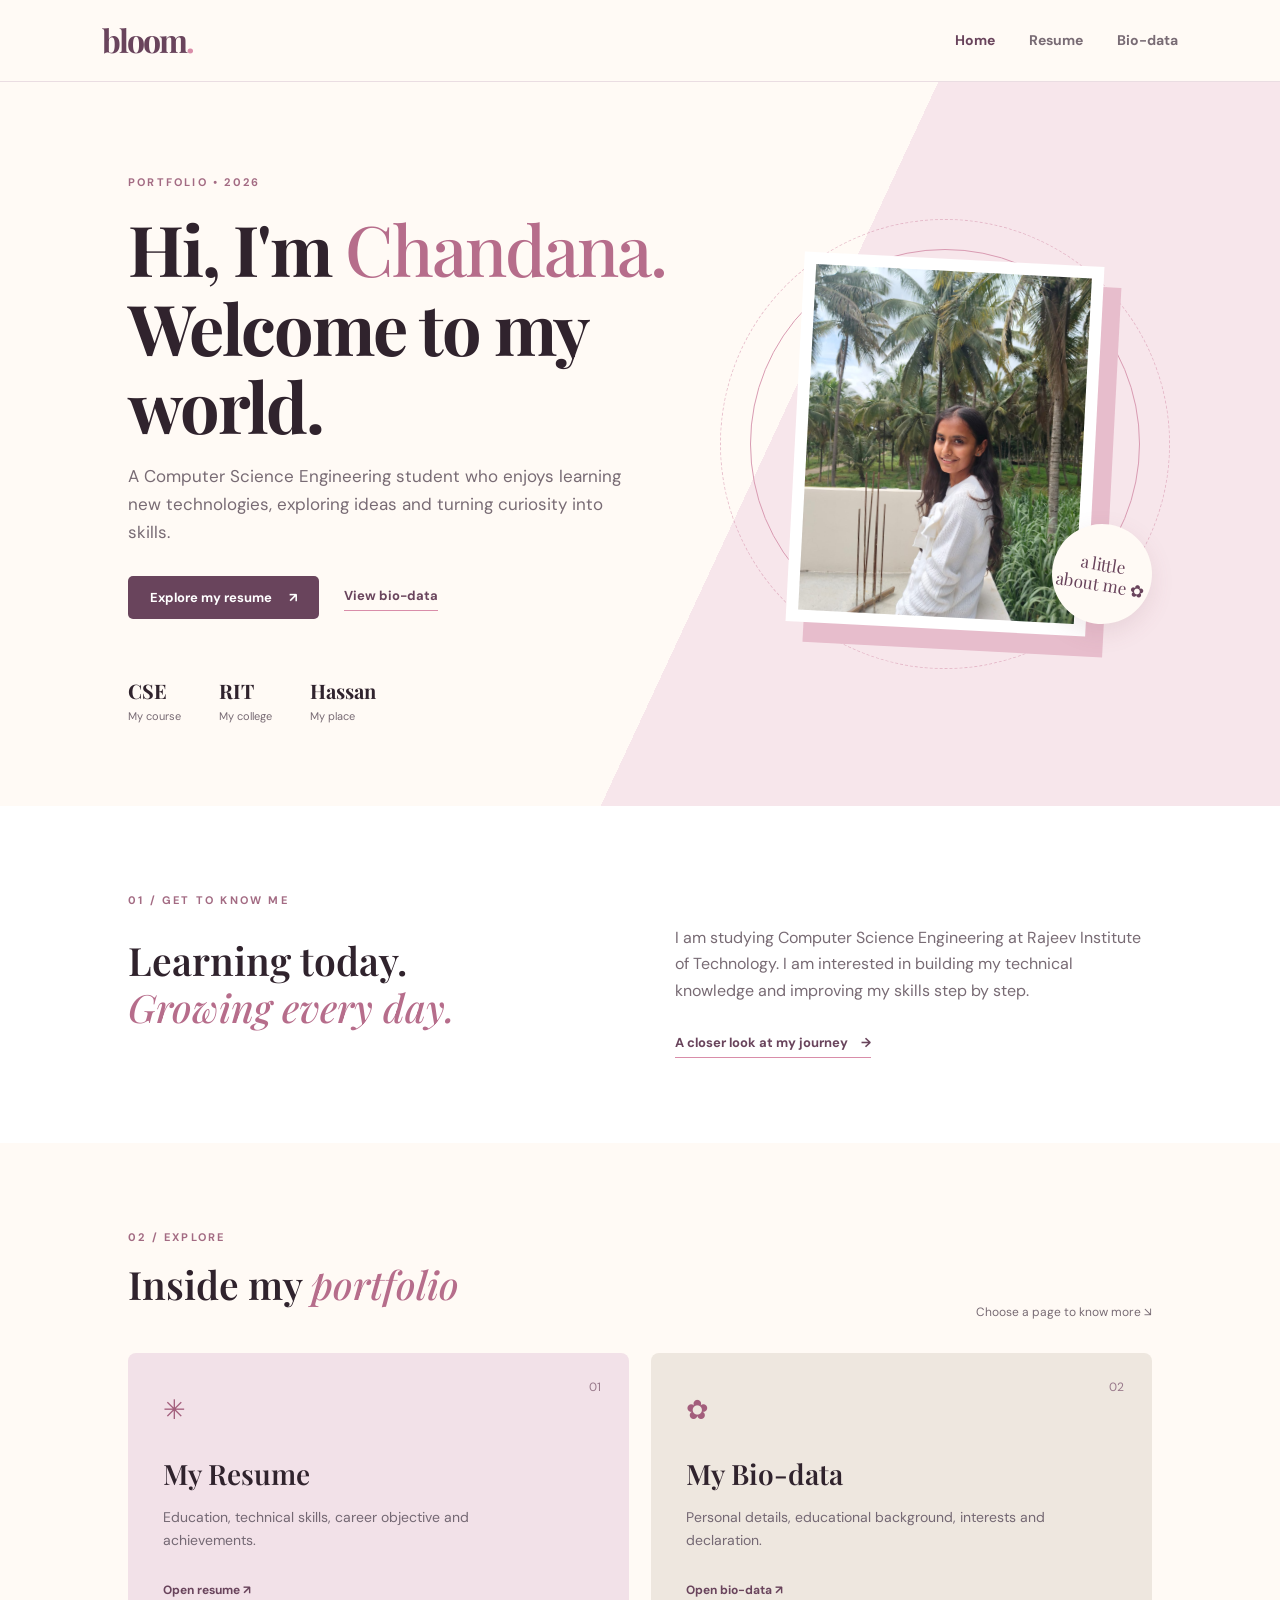
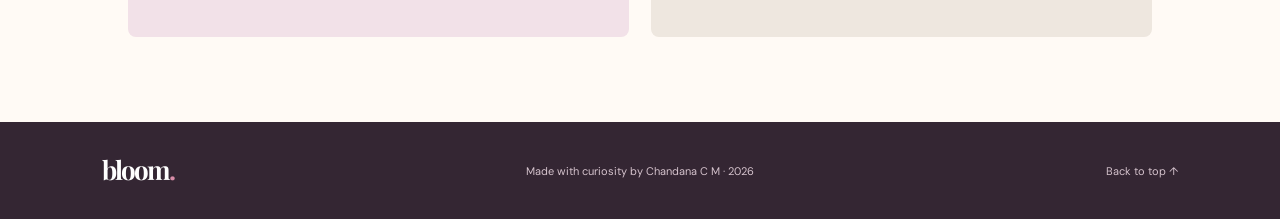
<file: index.html>
<!DOCTYPE html>
<html lang="en">
<head>
<meta charset="UTF-8">
<meta name="viewport" content="width=device-width, initial-scale=1.0">
<title>Bloomfolio | Chandana C M</title>
<link rel="stylesheet" href="style.css">
<script src="https://code.jquery.com/jquery-3.7.1.min.js"></script>
<script src="script.js" defer></script>
</head>
<body>

<header class="site-header">
<a class="brand" href="index.html">bloom<span>.</span></a>
<nav>
<a class="active" href="index.html">Home</a>
<a href="resume.html">Resume</a>
<a href="biodata.html">Bio-data</a>
</nav>
</header>

<main>

<section class="hero">
<div class="hero-copy">
<p class="eyebrow">PORTFOLIO • 2026</p>
<h1>Hi, I'm <span>Chandana.</span><br>Welcome to my world.</h1>

<p class="hero-text">
A Computer Science Engineering student who enjoys learning new technologies, exploring ideas and turning curiosity into skills.
</p>

<div class="hero-actions">
<a class="button button-dark" href="resume.html">Explore my resume <span>↗</span></a>
<a class="text-link" href="biodata.html">View bio-data</a>
</div>

<div class="quick-facts">
<div><strong>CSE</strong><small>My course</small></div>
<div><strong>RIT</strong><small>My college</small></div>
<div><strong>Hassan</strong><small>My place</small></div>
</div>
</div>

<div class="hero-visual">
<div class="photo-frame">
<img src="photo.jpeg" alt="Chandana's profile photo" onerror="this.style.display='none'; this.nextElementSibling.style.display='flex';">
<div class="photo-placeholder">
<span>YOUR PHOTO</span>
<small>Save your picture as<br><b>photo.jpg</b></small>
</div>
</div>
<div class="photo-sticker">a little<br>about me ✿</div>
<div class="orbit orbit-one"></div>
<div class="orbit orbit-two"></div>
</div>
</section>

<section class="intro-section">
<div class="section-label">01 / GET TO KNOW ME</div>
<div class="intro-grid">
<h2>Learning today.<br><em>Growing every day.</em></h2>
<div>
<p>I am studying Computer Science Engineering at Rajeev Institute of Technology. I am interested in building my technical knowledge and improving my skills step by step.</p>
<a class="arrow-link" href="resume.html">A closer look at my journey <span>→</span></a>
</div>
</div>
</section>

<section class="cards-section">
<div class="section-heading">
<div>
<div class="section-label">02 / EXPLORE</div>
<h2>Inside my <em>portfolio</em></h2>
</div>
<span class="tiny-note">Choose a page to know more ↘</span>
</div>

<div class="feature-grid">

<a class="feature-card resume-card" href="resume.html">
<span class="card-number">01</span>
<span class="card-icon">✳</span>
<h3>My Resume</h3>
<p>Education, technical skills, career objective and achievements.</p>
<span class="card-link">Open resume ↗</span>
</a>

<a class="feature-card bio-card" href="biodata.html">
<span class="card-number">02</span>
<span class="card-icon">✿</span>
<h3>My Bio-data</h3>
<p>Personal details, educational background, interests and declaration.</p>
<span class="card-link">Open bio-data ↗</span>
</a>

</div>
</section>
</main>

<footer>
<a class="brand footer-brand" href="index.html">bloom<span>.</span></a>
<p>Made with curiosity by Chandana C M · 2026</p>
<a href="#top">Back to top ↑</a>
</footer>

</body>
</html>
</file>
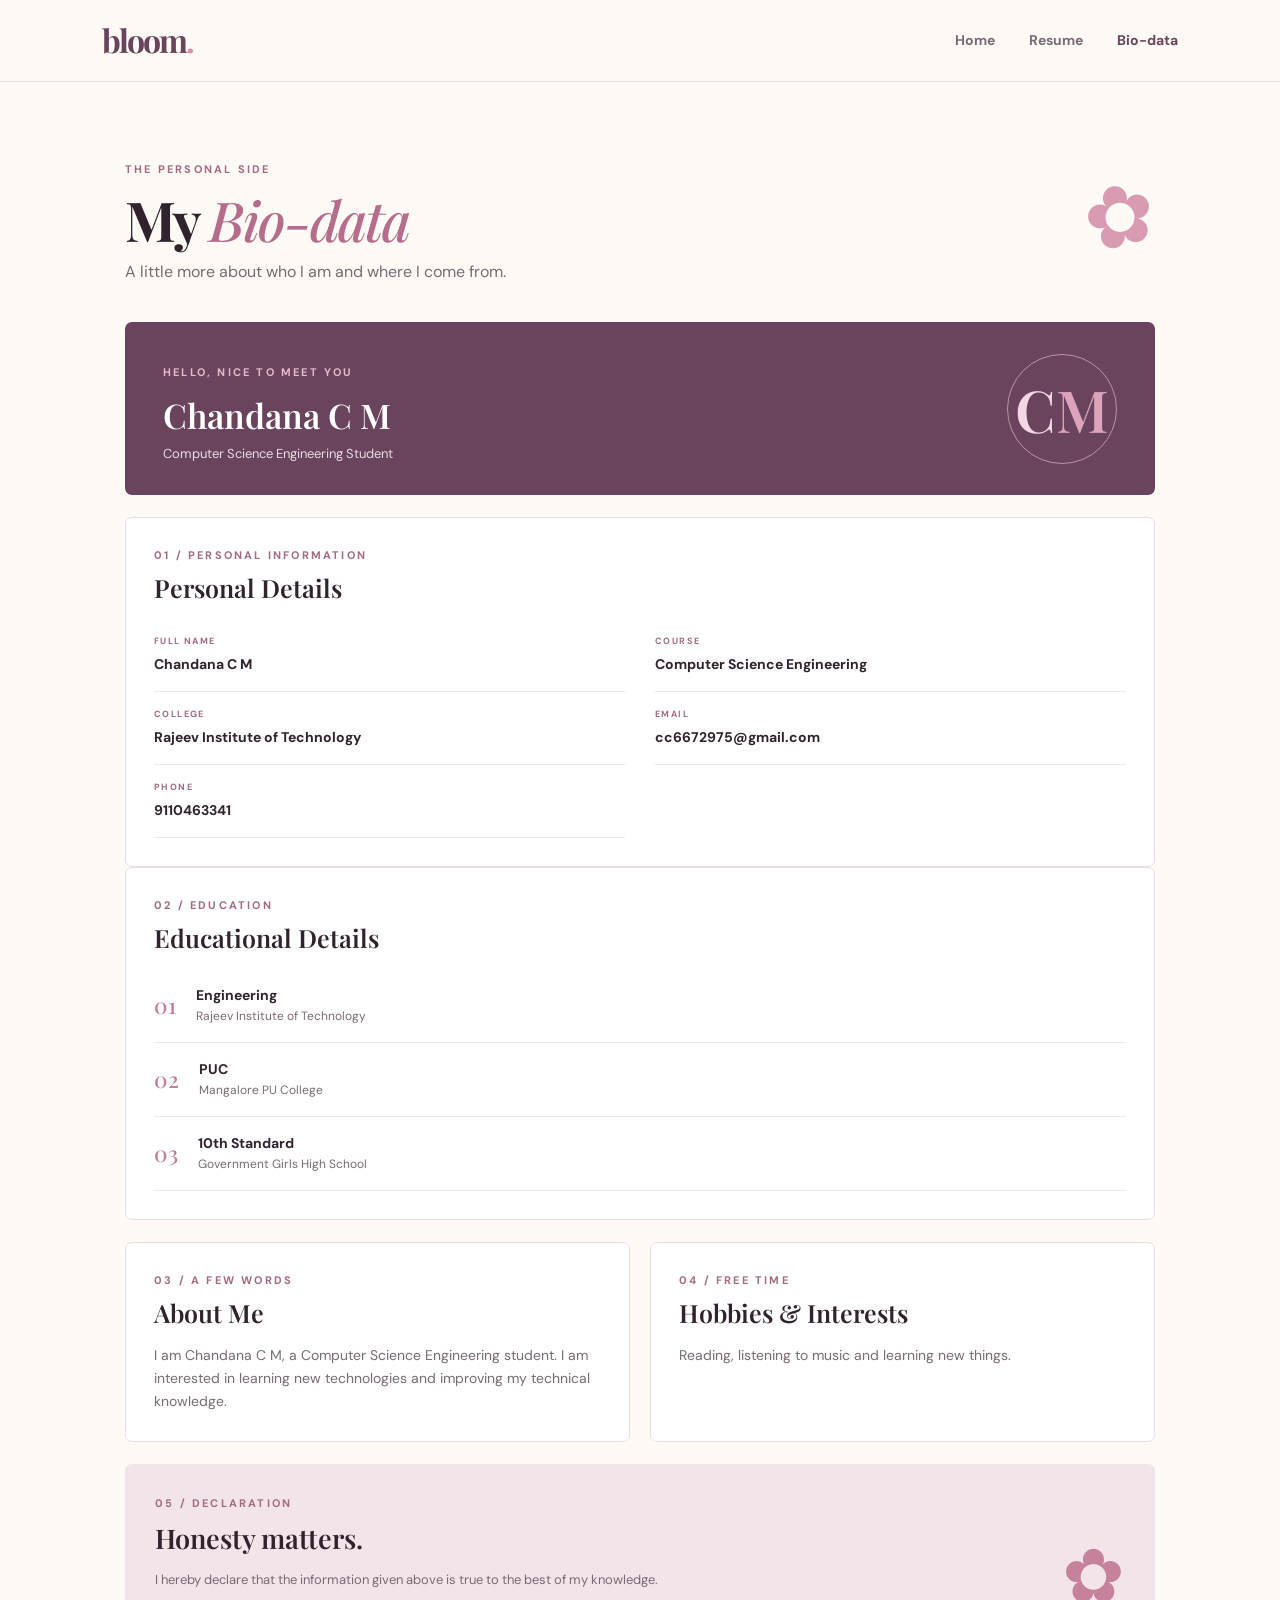
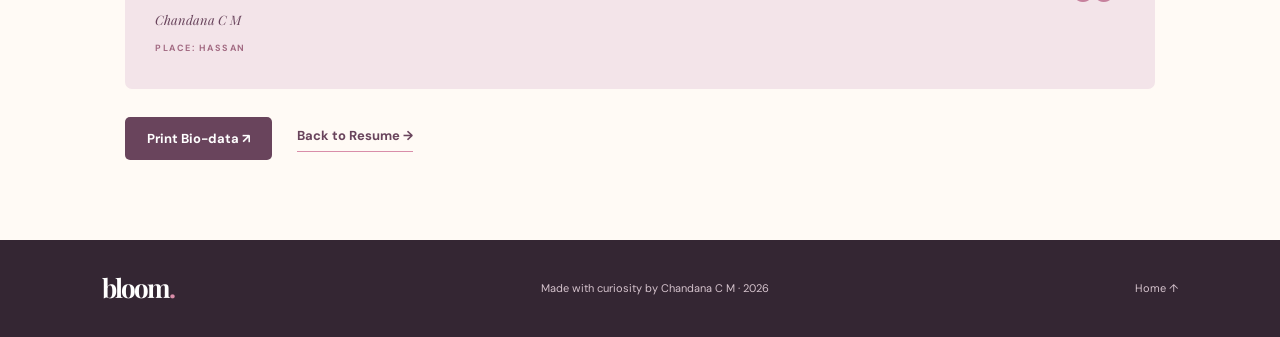
<file: biodata.html>
<!DOCTYPE html>
<html lang="en">
<head>
<meta charset="UTF-8">
<meta name="viewport" content="width=device-width, initial-scale=1.0">
<title>Bio-data | Chandana C M</title>
<link rel="stylesheet" href="style.css">
<script src="https://code.jquery.com/jquery-3.7.1.min.js"></script>
<script src="script.js" defer></script>
</head>
<body>

<header class="site-header">
<a class="brand" href="index.html">bloom<span>.</span></a>
<nav>
<a href="index.html">Home</a>
<a href="resume.html">Resume</a>
<a class="active" href="biodata.html">Bio-data</a>
</nav>
</header>

<main class="inner-page">

<div class="page-top">
<div>
<p class="eyebrow">THE PERSONAL SIDE</p>
<h1>My <em>Bio-data</em></h1>
<p class="page-lead">A little more about who I am and where I come from.</p>
</div>
<div class="mini-flower">✿</div>
</div>

<section class="bio-banner">
<div>
<p class="eyebrow">HELLO, NICE TO MEET YOU</p>
<h2>Chandana C M</h2>
<p>Computer Science Engineering Student</p>
</div>
<div class="bio-mark">C<span>M</span></div>
</section>

<section class="content-card">
<div class="section-label">01 / PERSONAL INFORMATION</div>
<h2>Personal Details</h2>

<div class="details-grid">

<div class="detail">
<small>FULL NAME</small>
<strong>Chandana C M</strong>
</div>

<div class="detail">
<small>COURSE</small>
<strong>Computer Science Engineering</strong>
</div>

<div class="detail">
<small>COLLEGE</small>
<strong>Rajeev Institute of Technology</strong>
</div>

<div class="detail">
<small>EMAIL</small>
<strong>cc6672975@gmail.com</strong>
</div>

<div class="detail">
<small>PHONE</small>
<strong>9110463341</strong>
</div>

</div>
</section>

<section class="content-card">
<div class="section-label">02 / EDUCATION</div>
<h2>Educational Details</h2>

<div class="education-list">

<div>
<b>01</b>
<span>
<strong>Engineering</strong>
<small>Rajeev Institute of Technology</small>
</span>
</div>

<div>
<b>02</b>
<span>
<strong>PUC</strong>
<small>Mangalore PU College</small>
</span>
</div>

<div>
<b>03</b>
<span>
<strong>10th Standard</strong>
<small>Government Girls High School</small>
</span>
</div>

</div>
</section>

<div class="bio-bottom">

<section class="content-card">
<div class="section-label">03 / A FEW WORDS</div>
<h2>About Me</h2>
<p>I am Chandana C M, a Computer Science Engineering student. I am interested in learning new technologies and improving my technical knowledge.</p>
</section>

<section class="content-card">
<div class="section-label">04 / FREE TIME</div>
<h2>Hobbies & Interests</h2>
<p>Reading, listening to music and learning new things.</p>
</section>

</div>

<section class="declaration">
<div>
<div class="section-label">05 / DECLARATION</div>
<h2>Honesty matters.</h2>
<p>I hereby declare that the information given above is true to the best of my knowledge.</p>
<p class="signature">Chandana C M</p>
<small>PLACE: HASSAN</small>
</div>
<span class="declaration-flower">✿</span>
</section>

<div class="print-row">
<button class="button button-dark" onclick="window.print()">Print Bio-data ↗</button>
<a class="text-link" href="resume.html">Back to Resume →</a>
</div>

</main>

<footer>
<a class="brand footer-brand" href="index.html">bloom<span>.</span></a>
<p>Made with curiosity by Chandana C M · 2026</p>
<a href="index.html">Home ↑</a>
</footer>

</body>
</html>
</file>
<file: style.css>
@import url('https://fonts.googleapis.com/css2?family=DM+Sans:wght@400;500;600;700&family=Playfair+Display:ital,wght@0,500;0,600;0,700;1,500;1,600&display=swap');

:root{
--ink:#30232d;
--muted:#786b74;
--pink:#d98da9;
--rose:#f5dce5;
--cream:#fffaf5;
--plum:#69445c;
--line:#eadde2;
--white:#fff;
}

*{
box-sizing:border-box;
}

html{
scroll-behavior:smooth;
}

body{
margin:0;
background:var(--cream);
color:var(--ink);
font-family:'DM Sans',Arial,sans-serif;
line-height:1.65;
}

.site-header{
height:82px;
padding:0 8%;
display:flex;
align-items:center;
justify-content:space-between;
background:rgba(255,250,245,.94);
border-bottom:1px solid var(--line);
position:sticky;
top:0;
z-index:10;
backdrop-filter:blur(12px);
}

.brand{
font-family:'Playfair Display',serif;
font-size:32px;
font-weight:700;
color:var(--plum);
text-decoration:none;
letter-spacing:-2px;
}

.brand span{
color:var(--pink);
}

nav{
display:flex;
gap:34px;
}

nav a{
color:var(--muted);
text-decoration:none;
font-size:14px;
font-weight:700;
transition:.25s;
}

nav a:hover,nav a.active{
color:var(--plum);
}

.hero{
min-height:620px;
padding:80px 10%;
display:grid;
grid-template-columns:1.15fr .85fr;
align-items:center;
gap:50px;
background:linear-gradient(115deg,#fffaf5 0%,#fffaf5 58%,#f7e6eb 58%,#f7e6eb 100%);
overflow:hidden;
}

.eyebrow,.section-label{
font-size:11px;
letter-spacing:2.2px;
font-weight:700;
color:#a36b83;
}

.hero h1,.page-top h1{
font-family:'Playfair Display',serif;
font-size:clamp(43px,5.5vw,70px);
line-height:1.12;
letter-spacing:-2px;
margin:18px 0;
}

.hero h1 span,.page-top h1 em,.intro-grid h2 em,.section-heading h2 em{
color:#b66d8b;
font-weight:500;
}

.hero-text{
max-width:510px;
color:var(--muted);
font-size:17px;
}

.hero-actions{
display:flex;
align-items:center;
gap:25px;
margin-top:30px;
}

.button{
border:0;
text-decoration:none;
display:inline-block;
padding:13px 22px;
border-radius:5px;
font:700 13px 'DM Sans',sans-serif;
cursor:pointer;
transition:.25s;
}

.button-dark{
background:var(--plum);
color:white;
}

.button-dark:hover{
background:#8b5875;
transform:translateY(-2px);
}

.button span{
margin-left:14px;
}

.text-link,.arrow-link{
color:var(--plum);
font-size:13px;
font-weight:700;
text-decoration:none;
border-bottom:1px solid var(--pink);
padding-bottom:4px;
}

.quick-facts{
display:flex;
gap:38px;
margin-top:55px;
}

.quick-facts div{
display:flex;
flex-direction:column;
}

.quick-facts strong{
font-family:'Playfair Display',serif;
font-size:20px;
}

.quick-facts small{
color:var(--muted);
font-size:11px;
}

.hero-visual{
height:430px;
position:relative;
display:flex;
align-items:center;
justify-content:center;
}

.photo-frame{
width:300px;
height:370px;
padding:12px;
background:#fff;
box-shadow:18px 20px 0 #e7bdcc;
transform:rotate(3deg);
position:relative;
z-index:2;
}

.photo-frame img{
width:100%;
height:100%;
object-fit:cover;
}

.photo-placeholder{
height:100%;
background:linear-gradient(145deg,#f4dce5,#e9c3d2);
display:none;
align-items:center;
justify-content:center;
flex-direction:column;
color:var(--plum);
text-align:center;
}

.photo-placeholder span{
font-family:'Playfair Display',serif;
font-size:25px;
}

.photo-placeholder small{
font-size:12px;
margin-top:12px;
}

.photo-sticker{
position:absolute;
z-index:3;
right:0;
bottom:35px;
background:#fffaf5;
border-radius:50%;
width:100px;
height:100px;
display:flex;
align-items:center;
justify-content:center;
text-align:center;
font-family:'Playfair Display',serif;
color:var(--plum);
font-size:17px;
line-height:1.2;
transform:rotate(9deg);
box-shadow:0 8px 25px #8a536022;
}

.orbit{
position:absolute;
border:1px solid #d99bb2;
border-radius:50%;
width:390px;
height:390px;
}

.orbit-two{
width:450px;
height:450px;
border-style:dashed;
opacity:.6;
}

.intro-section,.cards-section{
padding:85px 10%;
}

.intro-section{
background:#fff;
}

.intro-grid{
display:grid;
grid-template-columns:1fr 1fr;
gap:70px;
align-items:center;
}

.intro-grid h2,.section-heading h2{
font:600 39px/1.2 'Playfair Display',serif;
margin:15px 0;
}

.intro-grid p{
color:var(--muted);
max-width:510px;
}

.arrow-link{
display:inline-block;
margin-top:12px;
}

.arrow-link span{
padding-left:10px;
}

.section-heading{
display:flex;
justify-content:space-between;
align-items:end;
margin-bottom:30px;
}

.tiny-note{
font-size:12px;
color:var(--muted);
}

.feature-grid{
display:grid;
grid-template-columns:1fr 1fr;
gap:22px;
}

.feature-card{
position:relative;
min-height:270px;
padding:35px;
text-decoration:none;
color:var(--ink);
border-radius:8px;
transition:.3s;
}

.feature-card:hover{
transform:translateY(-7px);
box-shadow:0 18px 35px #60405216;
}

.resume-card{
background:#f2e1e8;
}

.bio-card{
background:#eee7df;
}

.card-number{
position:absolute;
right:28px;
top:25px;
color:#98788a;
font-size:12px;
}

.card-icon{
font-size:27px;
color:#a35e7c;
}

.feature-card h3{
font:600 28px 'Playfair Display',serif;
margin:22px 0 8px;
}

.feature-card p{
max-width:360px;
color:#746873;
font-size:14px;
}

.card-link{
display:inline-block;
margin-top:15px;
color:var(--plum);
font-size:12px;
font-weight:700;
}

footer{
padding:27px 8%;
display:flex;
align-items:center;
justify-content:space-between;
background:#342633;
color:#e8dce2;
}

footer p,footer>a:last-child{
font-size:11px;
color:#d5c3cd;
text-decoration:none;
}

.footer-brand{
color:#fff;
font-size:26px;
}

.inner-page{
max-width:1100px;
margin:auto;
padding:65px 35px 80px;
}

.page-top{
display:flex;
justify-content:space-between;
align-items:center;
margin-bottom:35px;
}

.page-top h1{
font-size:55px;
margin:8px 0;
}

.page-lead{
color:var(--muted);
margin:0;
}

.mini-flower{
font-size:85px;
color:#d99bb2;
transform:rotate(-15deg);
}

.profile-strip{
display:flex;
align-items:center;
gap:22px;
background:#f3e4e9;
padding:22px 28px;
margin-bottom:25px;
border-radius:7px;
}

.small-photo{
width:78px;
height:78px;
border-radius:50%;
overflow:hidden;
background:#d9a5b9;
display:flex;
align-items:center;
justify-content:center;
color:white;
font:26px 'Playfair Display',serif;
flex-shrink:0;
}

.small-photo img{
width:100%;
height:100%;
object-fit:cover;
}

.small-photo span{
display:none;
}

.profile-strip h2{
font:600 25px 'Playfair Display',serif;
margin:0;
}

.profile-strip p{
margin:2px 0;
color:var(--muted);
font-size:13px;
}

.contact-line{
font-size:12px!important;
}

.resume-layout{
display:grid;
grid-template-columns:1.6fr .8fr;
gap:22px;
}

.resume-main{
display:grid;
gap:20px;
}

.content-card,.side-card{
background:white;
border:1px solid var(--line);
border-radius:7px;
padding:28px;
}

.content-card h2{
font:600 25px 'Playfair Display',serif;
margin:7px 0 15px;
}

.content-card p,.side-card p{
color:var(--muted);
font-size:14px;
margin-bottom:0;
}

.timeline{
border-left:1px solid #e4c6d2;
margin:22px 0 0 7px;
padding-left:24px;
}

.timeline-item{
position:relative;
padding:0 0 20px;
}

.timeline-item:last-child{
padding-bottom:0;
}

.timeline-dot{
position:absolute;
width:11px;
height:11px;
border-radius:50%;
background:#c67f9b;
left:-30px;
top:5px;
border:2px solid white;
box-shadow:0 0 0 1px #c67f9b;
}

.timeline-item small,.side-card small{
font-size:9px;
letter-spacing:1.5px;
color:#a36b83;
font-weight:700;
}

.timeline-item h3{
font:600 17px 'Playfair Display',serif;
margin:3px 0;
}

.timeline-item p{
margin:0;
}

.skill-tags{
display:flex;
gap:10px;
flex-wrap:wrap;
margin-top:18px;
}

.skill-tags span{
padding:8px 14px;
background:#f5e5eb;
color:var(--plum);
border-radius:30px;
font-size:12px;
font-weight:700;
}

.resume-side{
display:grid;
align-content:start;
gap:18px;
}

.side-card{
background:#f1e9e4;
}

.side-card-pink{
background:#f4e2e9;
}

.side-icon{
font-size:25px;
color:#ad6b88;
}

.side-card h3{
font:600 21px 'Playfair Display',serif;
margin:10px 0 5px;
}

.side-card small{
display:block;
margin-top:20px;
}

.print-row{
display:flex;
align-items:center;
gap:25px;
margin-top:28px;
}

.bio-banner{
background:#69445c;
color:white;
padding:30px 38px;
border-radius:7px;
display:flex;
justify-content:space-between;
align-items:center;
margin-bottom:22px;
}

.bio-banner .eyebrow{
color:#e7b9cb;
}

.bio-banner h2{
font:600 34px 'Playfair Display',serif;
margin:5px 0;
}

.bio-banner p:last-child{
color:#eadce3;
margin:0;
font-size:13px;
}

.bio-mark{
font:600 58px 'Playfair Display',serif;
color:#f2d8e2;
border:1px solid #bd94a9;
border-radius:50%;
width:110px;
height:110px;
display:flex;
align-items:center;
justify-content:center;
}

.bio-mark span{
color:#dca3bb;
}

.details-grid{
display:grid;
grid-template-columns:1fr 1fr;
gap:0 30px;
}

.detail{
padding:15px 0;
border-bottom:1px solid #f0e6ea;
display:flex;
flex-direction:column;
}

.detail small{
font-size:9px;
letter-spacing:1.4px;
color:#a36b83;
font-weight:700;
}

.detail strong{
font-size:14px;
margin-top:4px;
}

.education-list{
display:grid;
gap:0;
}

.education-list>div{
display:flex;
align-items:center;
gap:20px;
padding:15px 0;
border-bottom:1px solid #f0e6ea;
}

.education-list b{
font:500 22px 'Playfair Display',serif;
color:#c27d99;
}

.education-list span{
display:flex;
flex-direction:column;
}

.education-list strong{
font-size:14px;
}

.education-list small{
color:var(--muted);
font-size:12px;
}

.bio-bottom{
display:grid;
grid-template-columns:1fr 1fr;
gap:20px;
margin-top:22px;
}

.declaration{
margin-top:22px;
padding:30px;
background:#f3e4e9;
border-radius:7px;
display:flex;
justify-content:space-between;
align-items:center;
}

.declaration h2{
font:600 27px 'Playfair Display',serif;
margin:8px 0;
}

.declaration p{
font-size:13px;
color:var(--muted);
max-width:650px;
}

.signature{
font:italic 22px 'Playfair Display',serif;
color:var(--plum)!important;
margin:20px 0 5px;
}

.declaration small{
font-size:9px;
letter-spacing:1.5px;
color:#a36b83;
font-weight:700;
}

.declaration-flower{
font-size:75px;
color:#c6819d;
}

@media(max-width:750px){

.site-header{
padding:0 5%;
height:70px;
}

nav{
gap:14px;
}

nav a{
font-size:12px;
}

.hero{
padding:55px 7%;
grid-template-columns:1fr;
gap:20px;
background:linear-gradient(180deg,#fffaf5 0%,#fffaf5 58%,#f7e6eb 58%);
}

.hero-visual{
height:370px;
}

.photo-frame{
width:245px;
height:310px;
}

.orbit{
width:320px;
height:320px;
}

.orbit-two{
width:365px;
height:365px;
}

.intro-section,.cards-section{
padding:60px 7%;
}

.intro-grid,.feature-grid,.resume-layout,.bio-bottom{
grid-template-columns:1fr;
gap:22px;
}

.section-heading{
align-items:start;
gap:10px;
flex-direction:column;
}

.inner-page{
padding:45px 6% 60px;
}

.page-top h1{
font-size:43px;
}

.details-grid{
grid-template-columns:1fr;
}

.profile-strip{
padding:18px;
}

.contact-line{
overflow-wrap:anywhere;
}

.bio-banner{
padding:25px;
}

.bio-mark{
width:80px;
height:80px;
font-size:42px;
}

.declaration-flower{
font-size:48px;
}

footer{
padding:25px 6%;
gap:10px;
flex-wrap:wrap;
}

footer p{
order:3;
width:100%;
margin:0;
}

}

@media print{

body{
background:white;
}

.site-header,footer,.print-row,.button{
display:none!important;
}

.inner-page{
padding:0;
max-width:none;
}

.content-card,.side-card,.profile-strip,.bio-banner,.declaration{
break-inside:avoid;
box-shadow:none;
}

.resume-layout{
grid-template-columns:1.5fr .8fr;
}

}
</file>
